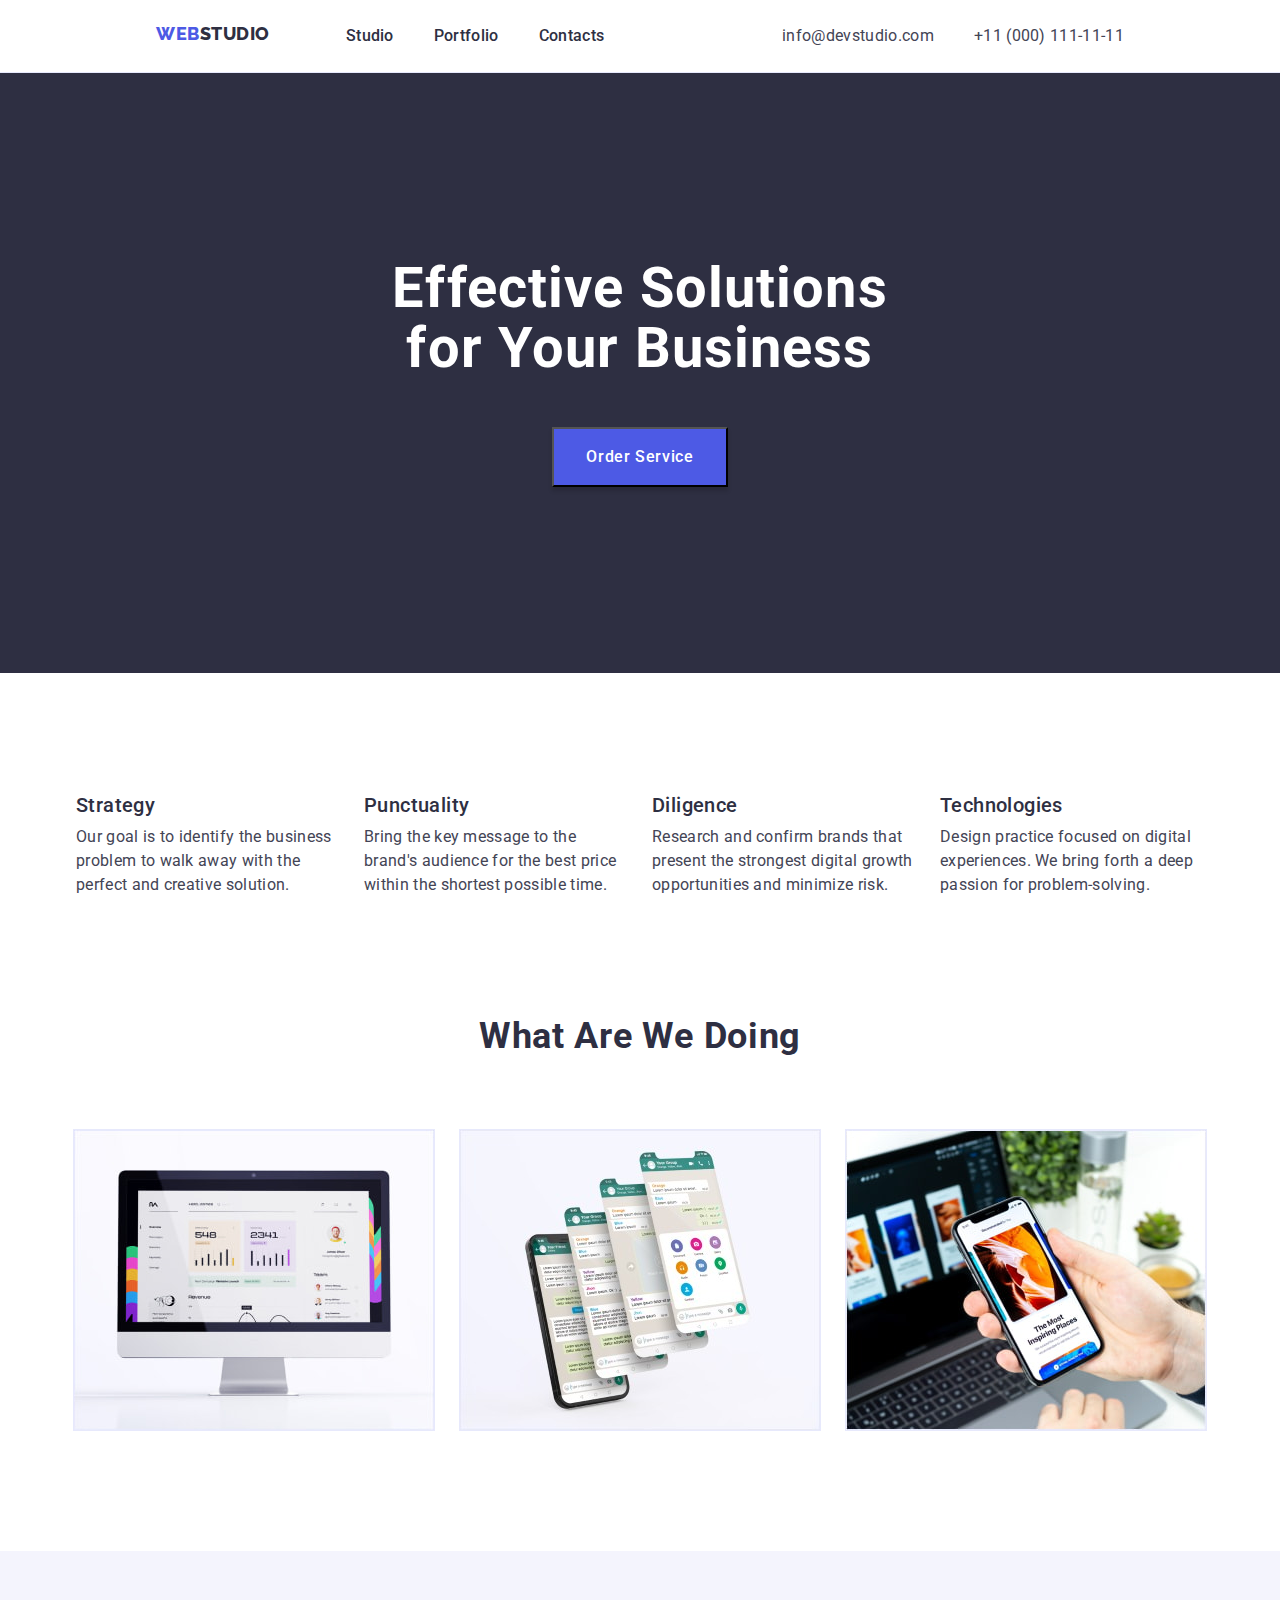
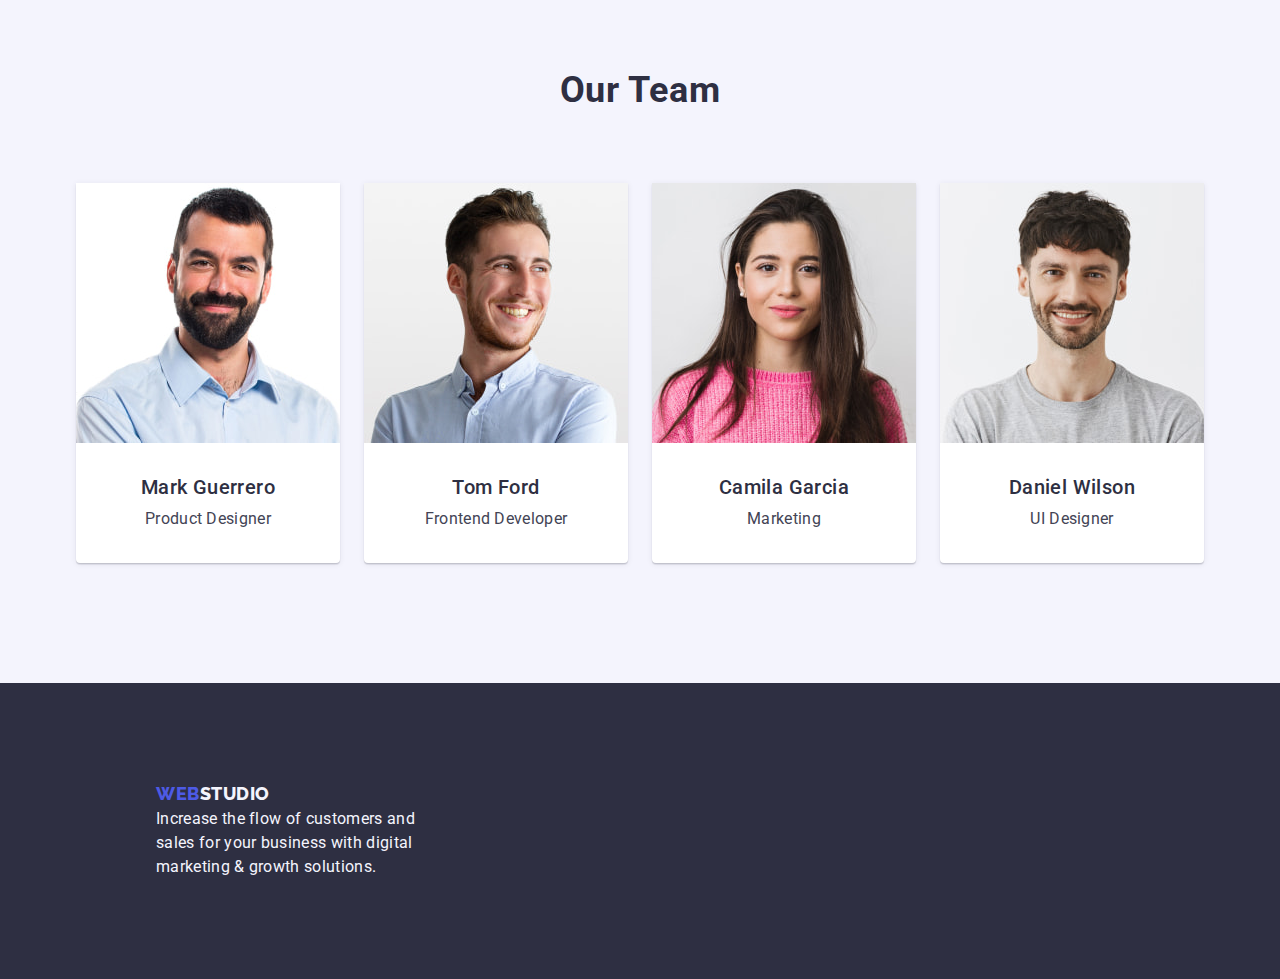
<file: index.html>
<!DOCTYPE html>
<html lang="en">

<head>
  <meta charset="UTF-8" />
  <meta name="viewport" content="width=device-width, initial-scale=1.0" />

  <title>WebStudio</title>

  <link rel="stylesheet" href="https://cdnjs.cloudflare.com/ajax/libs/modern-normalize/2.0.0/modern-normalize.min.css"
    integrity="sha512-4xo8blKMVCiXpTaLzQSLSw3KFOVPWhm/TRtuPVc4WG6kUgjH6J03IBuG7JZPkcWMxJ5huwaBpOpnwYElP/m6wg=="
    crossorigin="anonymous" referrerpolicy="no-referrer" />

  <link rel="preconnect" href="https://fonts.googleapis.com" />
  <link rel="preconnect" href="https://fonts.gstatic.com" crossorigin />
  <link href="https://fonts.googleapis.com/css2?family=Raleway:wght@800&family=Roboto:wght@400;500;700;900&display=swap"
    rel="stylesheet" />
  <link rel="stylesheet" href="./css/styles.css" />

</head>


<body>
  <header>
    <div class="container, header-block">
      <a href="index.html" class="logo-header"><span class="logo-collor">WEB</span>STUDIO</a>
      <nav>
        <menu class="nav-menu">
          <li><a href="index.html">Studio</a></li>
          <li><a href="portfolio.html">Portfolio</a></li>
          <li><a href="xxx">Contacts</a></li>
        </menu>
      </nav>
      <div class="contacts">
        <a href="mailto:info@devstudio.com">info@devstudio.com</a>
        <a href="tel:+11(000)111-11-11">+11 (000) 111-11-11</a>
      </div>
    </div>
  </header>

  <main>
    <div class="heroimage">
      <h1 class="hero-title">Effective Solutions for Your Business</h1>
      <button type="button">Order Service</button>
    </div>
    <section class="info">
      <div class="container">
        <ul>
          <li>
            <div class="feature">
              <h3>Strategy</h3>
              <p>
                Our goal is to identify the business problem to walk away with
                the perfect and creative solution.
              </p>
            </div>
          </li>
          <li>
            <div class="feature">
              <h3>Punctuality</h3>
              <p>
                Bring the key message to the brand's audience for the best price
                within the shortest possible time.
              </p>
            </div>
          </li>
          <li>
            <div class="feature">
              <h3>Diligence</h3>
              <p>
                Research and confirm brands that present the strongest digital
                growth opportunities and minimize risk.
              </p>
            </div>
          </li>
          <li>
            <div class="feature">
              <h3>Technologies</h3>
              <p>
                Design practice focused on digital experiences. We bring forth a
                deep passion for problem-solving.
              </p>
            </div>
          </li>
        </ul>
      </div>
    </section>
    <section>
      <div class="container">
        <h2>What are we doing</h2>
        <ul class="our-work">
          <li>
            <img src="images/index-page/monitor.jpg" alt="Monitor z wyświetlającą się aplikacją" width="360"
              height="300" />
          </li>
          <li>
            <img src="images/index-page/apk.jpg" alt="Telefon z różnymi aplikacjami" width="360" height="300" />
          </li>
          <li>
            <img src="images/index-page/laptop.jpg" alt="Laptop i telefon ukazujące to samo wydarzenie" width="360"
              height="300" />
          </li>
        </ul>
      </div>
    </section>
    <section class="our-team">
      <div class="container">
        <h2>Our Team</h2>
        <ul class="members">
          <li>
            <div class="person">
              <img src="images/index-page/mark.jpg" alt="middle-aged bearded man wearing a blue shirt" width="264"
                height="260" />
              <div class="member-name">
                <h3>Mark Guerrero</h3>
                <p>Product Designer</p>
              </div>
            </div>
          </li>
          <li>
            <div class="person">
              <img src="images/index-page/tom.jpg"
                alt="young man with light stubble, looking to the side, wearing a blue shirt" width="264"
                height="260" />
              <div class="member-name">
                <h3>Tom Ford</h3>
                <p>Frontend Developer</p>
              </div>
            </div>
          </li>
          <li>
            <div class="person">
              <img src="images/index-page/camila.jpg" alt="young woman with long brown hair, wearing a pink sweater"
                width="264" height="260" />
              <div class="member-name">
                <h3>Camila Garcia</h3>
                <p>Marketing</p>
              </div>
            </div>
          </li>
          <li>
            <div class="person">
              <img src="images/index-page/daniel.jpg" alt="a man with thick hair, light stubble, wearing a gray T-shirt"
                width="264" height="260" />
              <div class="member-name">
                <h3>Daniel Wilson</h3>
                <p>UI Designer</p>
              </div>
            </div>
          </li>
        </ul>
      </div>
    </section>
  </main>

  <footer>
    <div class="container, footer-block">
      <div class="footer-text">
        <a href="index.html" class="logo-footer"><span class="logo-collor">WEB</span>STUDIO</a>
        <p class="idea">
          Increase the flow of customers and sales for your business with
          digital marketing & growth solutions.
        </p>
      </div>
    </div>
  </footer>
</body>

</html>
</file>
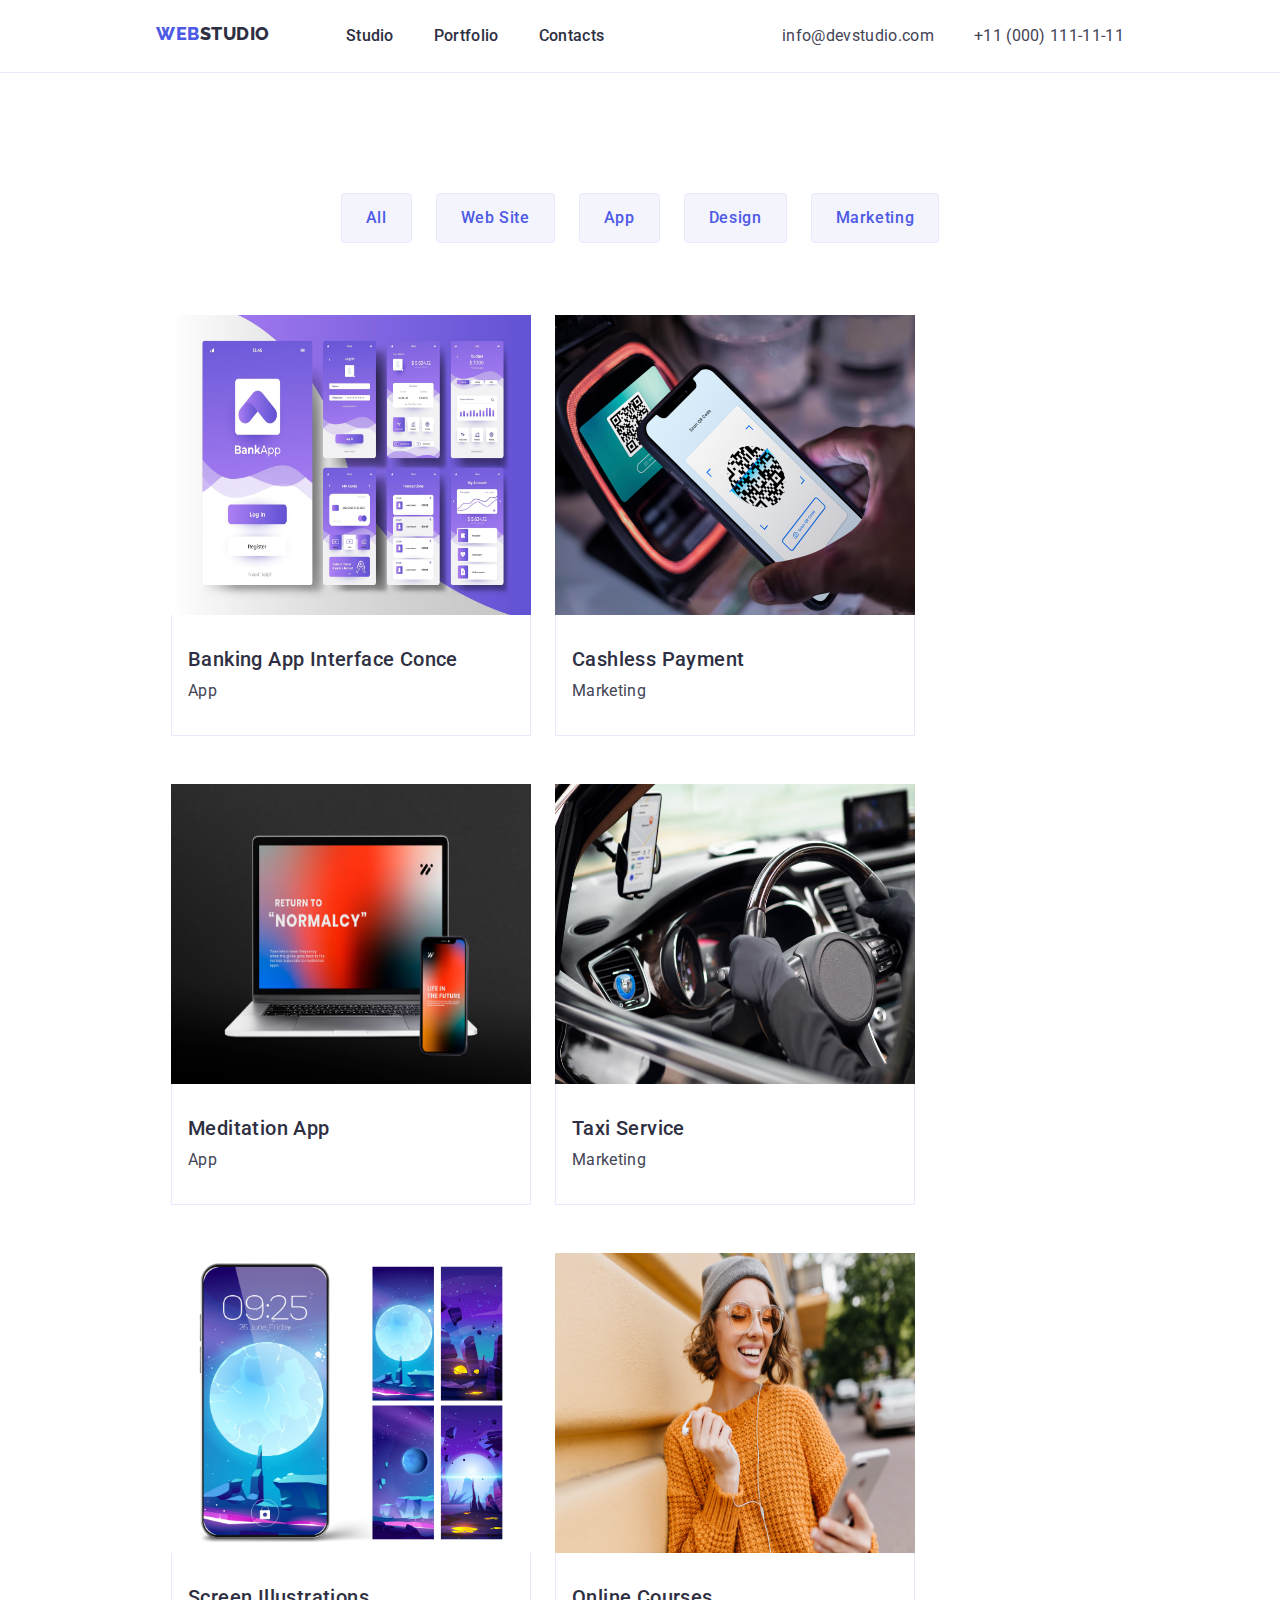
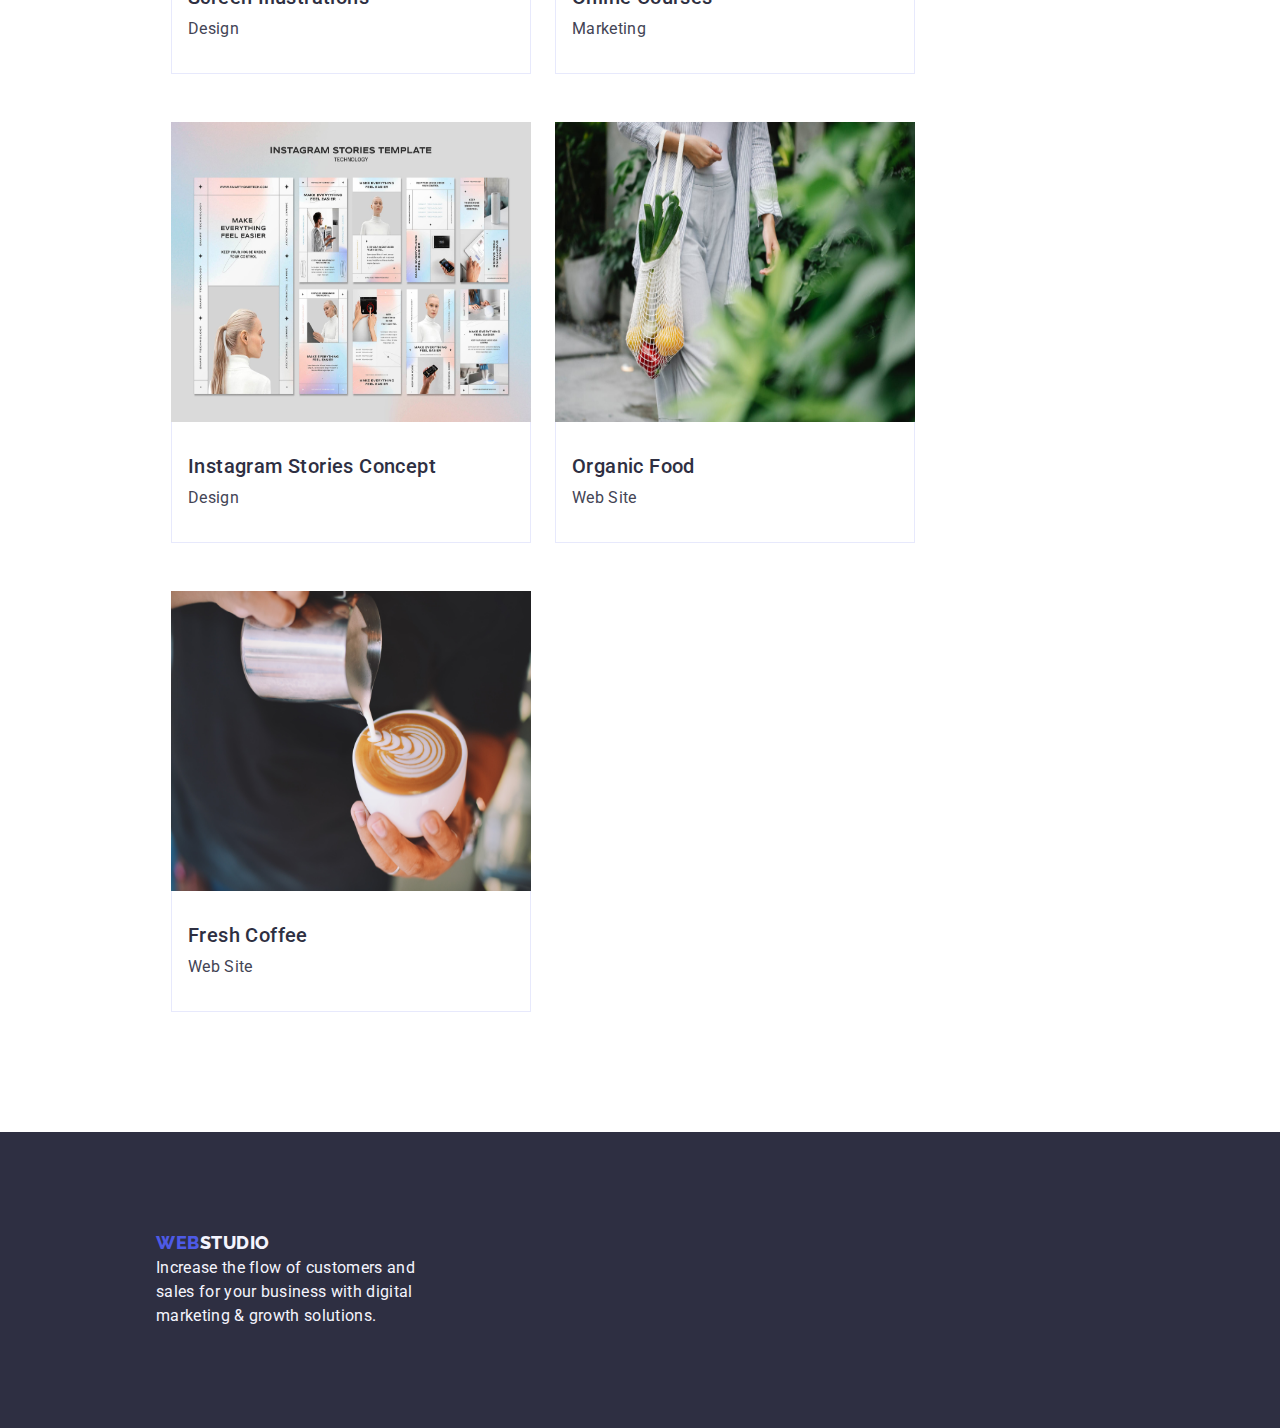
<file: portfolio.html>
<!DOCTYPE html>
<html lang="en">

<head>
  <meta charset="UTF-8" />
  <meta name="viewport" content="width=device-width, initial-scale=1.0" />

  <title>WebStudio</title>

  <link rel="stylesheet" href="https://cdnjs.cloudflare.com/ajax/libs/modern-normalize/2.0.0/modern-normalize.min.css"
    integrity="sha512-4xo8blKMVCiXpTaLzQSLSw3KFOVPWhm/TRtuPVc4WG6kUgjH6J03IBuG7JZPkcWMxJ5huwaBpOpnwYElP/m6wg=="
    crossorigin="anonymous" referrerpolicy="no-referrer" />

  <link rel="preconnect" href="https://fonts.googleapis.com" />
  <link rel="preconnect" href="https://fonts.gstatic.com" crossorigin />
  <link href="https://fonts.googleapis.com/css2?family=Raleway:wght@800&family=Roboto:wght@400;500;700;900&display=swap"
    rel="stylesheet" />
  <link rel="stylesheet" href="./css/styles.css" />


</head>


<body>
  <header>
    <div class="container, header-block">
      <a href="index.html" class="logo-header"><span class="logo-collor">WEB</span>STUDIO</a>
      <nav>
        <menu class="nav-menu">
          <li><a href="index.html">Studio</a></li>
          <li><a href="portfolio.html">Portfolio</a></li>
          <li><a href="xxx">Contacts</a></li>
        </menu>
      </nav>
      <div class="contacts">
        <a href="mailto:info@devstudio.com">info@devstudio.com</a>
        <a href="tel:+11(000)111-11-11">+11 (000) 111-11-11</a>
      </div>
    </div>
  </header>

  <main>
    <section class="portfolio-browser">
      <div class="container">
        <div class="filters">
          <ul>
            <li><button type="button" class="filter-button">All</button></li>
            <li><button type="button" class="filter-button">Web Site</button></li>
            <li><button type="button" class="filter-button">App</button></li>
            <li><button type="button" class="filter-button">Design</button></li>
            <li><button type="button" class="filter-button">Marketing</button></li>
          </ul>
        </div>


        <ul class="project-cards">
          <li>
            <div class="project-card">
              <img src="images/portfolio-page/ui-purple.jpg"
                alt="Banking app interface concept in purple and white colors" width="360" height="300" />
              <div class="project-card-text">
                <h3>Banking App Interface Conce</h3>
                <p>App</p>
              </div>
            </div>
          </li>
          <li>
            <div class="project-card">
              <img src="images/portfolio-page/payment.jpg" alt="Payment done by putting phone near cash terminal"
                width="360" height="300" />
              <div class="project-card-text">
                <h3>Cashless Payment</h3>
                <p>Marketing</p>
              </div>
            </div>
          </li>
          <li>
            <div class="project-card">
              <img src="images/portfolio-page/app.jpg" alt="Laptop and phone running the same app" width="360"
                height="300" />
              <div class="project-card-text">
                <h3>Meditation App</h3>
                <p>App</p>
              </div>
            </div>
          </li>
          <li>
            <div class="project-card">
              <img src="images/portfolio-page/taxi.jpg"
                alt="interior of a car with taxi app running on the drivers phone" width="360" height="300" />
              <div class="project-card-text">
                <h3>Taxi Service</h3>
                <p>Marketing</p>
              </div>
            </div>
          </li>
          <li>
            <div class="project-card">
              <img src="images/portfolio-page/phone-screens.jpg" alt="examples of screen savers in purple coloration"
                width="360" height="300" />
              <div class="project-card-text">
                <h3>Screen Illustrations</h3>
                <p>Design</p>
              </div>
            </div>
          </li>
          <li>
            <div class="project-card">
              <img src="images/portfolio-page/lady-in-orange.jpg"
                alt="young smiling lady in orange blause useing headphones" width="360" height="300" />
              <div class="project-card-text">
                <h3>Online Courses</h3>
                <p>Marketing</p>
              </div>
            </div>
          </li>
          <li>
            <div class="project-card">
              <img src="images/portfolio-page/ig-stories.jpg" alt="few examples of Instagram stories concepts"
                width="360" height="300" />
              <div class="project-card-text">
                <h3>Instagram Stories Concept</h3>
                <p>Design</p>
              </div>
            </div>
          </li>
          <li>
            <div class="project-card">
              <img src="images/portfolio-page/food.jpg" alt="person holding netbag with wegetables" width="360"
                height="300" />
              <div class="project-card-text">
                <h3>Organic Food</h3>
                <p>Web Site</p>
              </div>
            </div>
          </li>
          <li>
            <div class="project-card">
              <img src="images/portfolio-page/coffee.jpg" alt="person makeing small art on coffee useing creamer"
                width="360" height="300" />
              <div class="project-card-text">
                <h3>Fresh Coffee</h3>
                <p>Web Site</p>
              </div>
            </div>
          </li>
        </ul>
      </div>
    </section>
  </main>

  <footer>
    <div class="container, footer-block">
      <div class="footer-text">
        <a href="index.html" class="logo-footer"><span class="logo-collor">WEB</span>STUDIO</a>
        <p class="idea">
          Increase the flow of customers and sales for your business with
          digital marketing & growth solutions.
        </p>
      </div>
    </div>
  </footer>
</body>

</html>
</file>
<file: css/styles.css>
* {
  margin: 0;
  padding: 0;
  box-sizing: border-box;
}

:root {
  --cloud: #f4f4fd;
  --iris: #4d5ae5;
  --navyblue: #2e2f42;
  --slate: #434455;
  --white: #fff;
  --ocean: #404bbf;
}

body {
  font-family: "Roboto", sans-serif;
  color: var(--slate, #434455);
  font-size: 16px;
  line-height: 1.5;
  letter-spacing: 0.32px;
  background: #fff;
}

section {
  padding: 120px 156px;
  display: flex;
  justify-content: center;
}

.container {
  width: 1158px;
  padding: 0 15px;
}

a {
  text-decoration: none;
}

li {
  list-style-type: none;
}

h1 {
  color: var(--navyblue, #2e2f42);
  font-size: 56px;
  font-weight: 700;
  line-height: 1.07;
  letter-spacing: 1.12px;
  text-align: center;
}
h2 {
  color: var(--navyblue, #2e2f42);
  font-size: 36px;
  font-weight: 700;
  line-height: 1.11;
  letter-spacing: 0.72px;
  text-transform: capitalize;
  text-align: center;
}
h3 {
  color: var(--navyblue, #2e2f42);
  font-size: 20px;
  font-weight: 500;
  line-height: 1.2;
  letter-spacing: 0.4px;
}

.header-block {
  display: flex;
  width: 1158px;
}

header {
  display: flex;
  justify-content: center;
  padding: 24px 156px;

  border-bottom: 1px solid var(--cornflower, #e7e9fc);
  background: var(--white, #fff);
}

footer {
  display: flex;
  justify-content: center;

  background-color: var(--navyblue, #2e2f42);

  padding: 100px 156px;
}

.footer-block {
  width: 1158px;
}

.footer-text {
  width: 264px;
}

.logo-header {
  color: var(--navyblue, #2e2f42);
  font-family: "Raleway";
  font-size: 18px;
  font-weight: 800;
  line-height: 1.16;
  letter-spacing: 0.54px;
  text-transform: uppercase;

  margin-right: 76px;
}

.logo-footer {
  color: var(--cloud, #f4f4fd);
  font-family: "Raleway";
  font-size: 18px;

  font-weight: 800;
  line-height: 1.16;
  letter-spacing: 0.54px;
  text-transform: uppercase;
}

.logo-collor {
  color: var(--iris, #4d5ae5);
}

.nav-menu {
  display: flex;
  gap: 40px;
}

.nav-menu a {
  color: var(--navyblue, #2e2f42);
  font-size: 16px;
  font-weight: 500;
  line-height: 1.5;
  letter-spacing: 0.32px;
}

.nav-menu a:hover,
.nav-menu a:focus {
  color: var(--ocean, #404bbf);
  border-color: var(--white, #fff);
}

.contacts {
  display: flex;
  gap: 40px;
  margin-left: auto;
}

.contacts a {
  color: var(--slate, #434455);
}

.contacts a:focus,
.contacts a:hover {
  color: var(--ocean, #404bbf);
}

.filters {
  display: flex;
  justify-content: center;
  padding-bottom: 72px;
}

.filters ul {
  display: flex;
  align-items: flex-start;
  gap: 24px;
}

.filters ul li button {
  display: flex;
  padding: 12px 24px;
  justify-content: center;
  align-items: center;
  width: max-content;
}

.filter-button {
  border-radius: 4px;
  border: 1px solid var(--cornflower, #e7e9fc);
  background: var(--cloud, #f4f4fd);

  color: var(--iris, #4d5ae5);
  text-align: center;
  font-family: Roboto;
  font-size: 16px;
  font-weight: 500;
  line-height: 1.5;
  letter-spacing: 0.64px;
}

.filter-button:hover,
.filter-button:focus {
  border: 1px solid var(--ocean, #404bbf);
  background: var(--ocean, #404bbf);
  box-shadow: 0px 2px 2px 0px rgba(0, 0, 0, 0.12),
    0px 2px 1px 0px rgba(0, 0, 0, 0.08), 0px 3px 1px 0px rgba(0, 0, 0, 0.1);

  color: var(--white, #fff);

  cursor: pointer;
}

.heroimage {
  height: 600px;
  flex-shrink: 0;
  display: flex;
  align-items: center;
  justify-content: center;
  flex-direction: column;
  gap: 48px;

  background: var(--navyblue, #2e2f42);
}
.hero-title {
  color: var(--white, #fff);
  text-align: center;
  font-size: 56px;
  font-weight: 700;
  line-height: 1.07;
  letter-spacing: 1.12px;

  width: 496px;
}

.heroimage button {
  background: var(--iris, #4d5ae5);
  box-shadow: 0px 4px 4px 0px rgba(0, 0, 0, 0.15);

  color: var(--white, #fff);
  font-family: Roboto;
  font-size: 16px;
  font-weight: 500;
  line-height: 1.5;
  letter-spacing: 0.64px;

  cursor: pointer;

  padding: 16px 32px;
}

.heroimage button:focus {
  border-radius: 4px;
  background: var(--ocean, #404bbf);
  box-shadow: 0px 2px 2px 0px rgba(0, 0, 0, 0.12),
    0px 2px 1px 0px rgba(0, 0, 0, 0.08), 0px 3px 1px 0px rgba(0, 0, 0, 0.1);
}

.heroimage button:hover {
  border-radius: 4px;
  background: var(--ocean, #404bbf);
  box-shadow: 0px 2px 2px 0px rgba(0, 0, 0, 0.12),
    0px 2px 1px 0px rgba(0, 0, 0, 0.08), 0px 3px 1px 0px rgba(0, 0, 0, 0.1);
}

.info {
  padding-bottom: 0;
}

.info ul {
  display: flex;
  justify-content: center;
  gap: 24px;
}
.info ul li {
  width: 264px;
}

.feature {
  display: flex;
  flex-direction: column;
  gap: 8px;
}

.our-work {
  display: flex;
  justify-content: center;
  gap: 24px;
  margin-top: 72px;
}

.our-work li {
  display: flex;
  border: 1px solid var(--cornflower, #e7e9fc);
}

.members {
  display: inline-flex;
  gap: 24px;
  justify-content: center;
  margin-top: 72px;
}

.person {
  display: inline-flex;
  flex-direction: column;

  border-radius: 0px 0px 4px 4px;
  background: var(--white, #fff);
  box-shadow: 0px 2px 1px 0px rgba(46, 47, 66, 0.08),
    0px 1px 1px 0px rgba(46, 47, 66, 0.16),
    0px 1px 6px 0px rgba(46, 47, 66, 0.08);
}

.member-name {
  display: flex;
  flex-direction: column;
  gap: 8px;
  margin: 32px;
  text-align: center;
}

.project-cards {
  display: flex;
  justify-content: flex-start;
  flex-wrap: wrap;
  row-gap: 48px;
  column-gap: 24px;
}
.project-card-text {
  display: flex;
  flex-direction: column;
  gap: 8px;
  padding: 32px 16px;
  border: 1px solid var(--cornflower, #e7e9fc);
  border-top: 0;
}

.project-card img {
  display: block;
}

.project-card {
  background: var(--white, #fff);
}

.idea {
  color: var(--cloud, #f4f4fd);
}

.our-team {
  background-color: var(--cloud, #f4f4fd);
}
</file>
